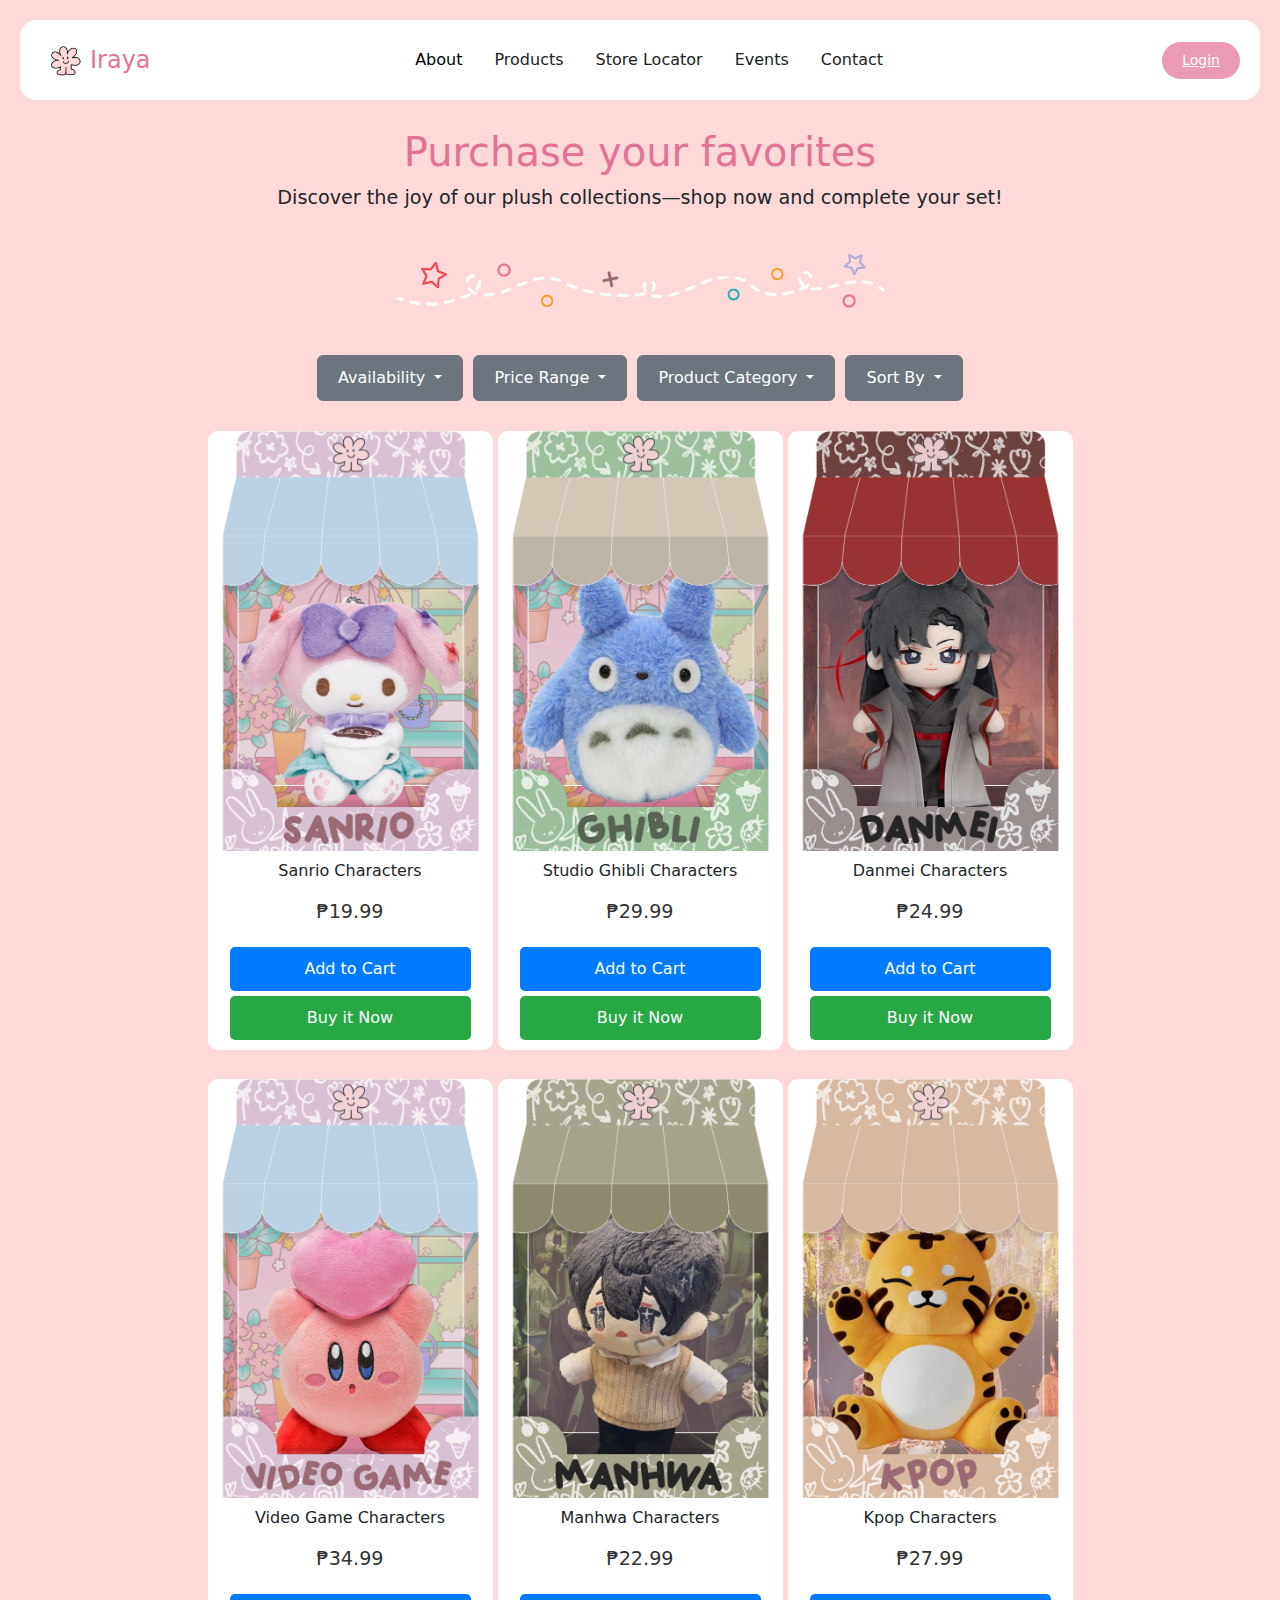
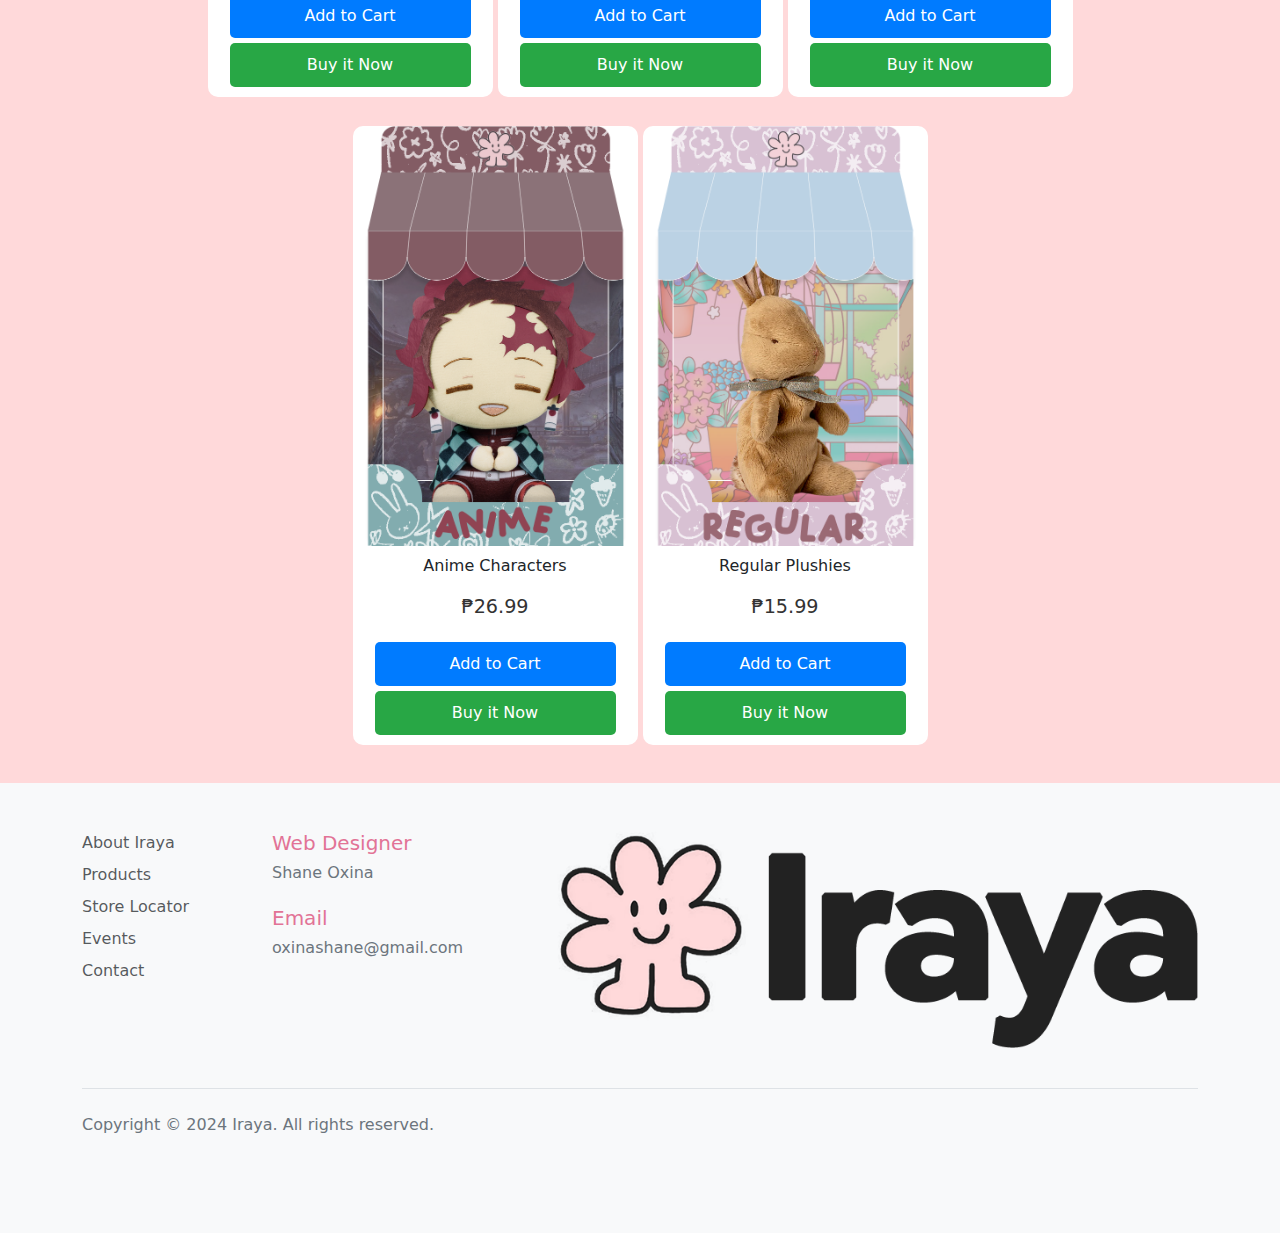
<file: products.html>
<!DOCTYPE html>
<html lang="en">
<head>
    <meta charset="utf-8">
    <meta name="viewport" content="width=device, initial-scale=1.0">
    <title>Iraya</title>
    <link href="https://cdn.jsdelivr.net/npm/bootstrap@5.3.3/dist/css/bootstrap.min.css" rel="stylesheet" integrity="sha384-QWTKZyjpPEjISv5WaRU9OFeRpok6YctnYmDr5pNlyT2bRjXh0JMhjY6hW+ALEwIH" crossorigin="anonymous">
    <link rel="stylesheet" href="style.css">
    <link rel="icon" type="image/x-icon" href="Iraya_Favicon.png">
</head>

<body>
<script src="https://cdn.jsdelivr.net/npm/bootstrap@5.3.3/dist/js/bootstrap.bundle.min.js" integrity="sha384-YvpcrYf0tY3lHB60NNkmXc5s9fDVZLESaAA55NDzOxhy9GkcIdslK1eN7N6jIeHz" crossorigin="anonymous"></script>
<script src="script.js"></script>

<nav class="navbar navbar-expand-lg fixed-top">
    <div class="container-fluid">
        <a class="navbar-brand me-auto d-flex align-items-center" href="index.html">
            <img src="Iraya_Logo.png" alt="Logo" class="navbar-img"> Iraya
        </a>
        <div class="offcanvas offcanvas-end" tabindex="-1" id="offcanvasNavbar" aria-labelledby="offcanvasNavbarLabel">
            <div class="offcanvas-header">
                <h5 class="offcanvas-title d-flex align-items-center" id="offcanvasNavbarLabel">
                    <img src="Iraya_Logo.png" alt="Iraya Logo" style="height: 30px; width: auto; margin-right: 0.5rem;">Iraya
                </h5>
                <button type="button" class="btn-close" data-bs-dismiss="offcanvas" aria-label="Close"></button>
            </div>
            <div class="offcanvas-body">
                <ul class="navbar-nav justify-content-center flex-grow-1 pe-3">
                    <li class="nav-item">
                        <a class="nav-link active mx-lg-2" aria-current="page" href="index.html#about">About</a>
                    </li>
                    <li class="nav-item">
                        <a class="nav-link mx-lg-2" href="products.html">Products</a>
                    </li>
                    <li class="nav-item">
                        <a class="nav-link mx-lg-2" href="store-locator.html">Store Locator</a>
                    </li>
                    <li class="nav-item">
                        <a class="nav-link mx-lg-2" href="#">Events</a>
                    </li>
                    <li class="nav-item">
                        <a class="nav-link mx-lg-2" href="#">Contact</a>
                    </li>
                </ul>
            </div>
        </div>
        <a href="#" class="login-button ms-2">Login</a>
        <button class="navbar-toggler pe-0" type="button" data-bs-toggle="offcanvas" data-bs-target="#offcanvasNavbar" aria-controls="offcanvasNavbar" aria-label="Toggle navigation">
            <span class="navbar-toggler-icon"></span>
        </button>
    </div>
</nav>

<section class="products-sect">
    <div class="container">
      <h1 class="section-title">Purchase your favorites</h1>
      <h6 class="section-subtitle">Discover the joy of our plush collections—shop now and complete your set!</h6>
      <img src="dividers-ac.png" alt="divider" class="divider">
  
      <!-- Filters and Sorting Options -->
      <div class="filters">
        <!-- Availability Filter -->
        <div class="dropdown">
            <button class="btn btn-secondary dropdown-toggle" type="button" id="availabilityDropdownButton"
                data-bs-toggle="dropdown" aria-expanded="false">
                Availability
            </button>
            <ul class="dropdown-menu" aria-labelledby="availabilityDropdownButton">
                <li><a class="dropdown-item" href="#" data-filter="all">All</a></li>
                <li><a class="dropdown-item" href="#" data-filter="in-stock">In Stock</a></li>
                <li><a class="dropdown-item" href="#" data-filter="out-of-stock">Out of Stock</a></li>
            </ul>
        </div>

        <!-- Price Range Filters -->
<div class="dropdown">
    <button class="btn btn-secondary dropdown-toggle" type="button" id="priceRangeDropdownButton"
        data-bs-toggle="dropdown" aria-expanded="false">
        Price Range
    </button>
    <ul class="dropdown-menu dropdown-menu-end" aria-labelledby="priceRangeDropdownButton">
        <li class="px-3 pt-2 pb-1">
            <label for="min-price" class="form-label mb-0">Min Price:</label>
            <input type="number" id="min-price" class="form-control" placeholder="Min" min="0">
        </li>
        <li class="px-3 pb-2">
            <label for="max-price" class="form-label mb-0">Max Price:</label>
            <input type="number" id="max-price" class="form-control" placeholder="Max" min="0">
        </li>
        <li class="px-3 pb-2">
            <button id="apply-price-filter" class="btn btn-primary">Apply</button>
        </li>
        <li class="px-3 pb-2">
            <span class="results-text">Showing all products</span>
            <button class="clear-price-filter btn btn-link">Clear</button>
        </li>
    </ul>
</div>

        <!-- Product Category Filter -->
        <div class="dropdown">
            <button class="btn btn-secondary dropdown-toggle" type="button" id="categoryDropdownButton"
                data-bs-toggle="dropdown" aria-expanded="false">
                Product Category
            </button>
            <ul class="dropdown-menu" aria-labelledby="categoryDropdownButton">
                <li><a class="dropdown-item" href="#" data-filter="all">All</a></li>
                <li><a class="dropdown-item" href="#" data-filter="anime">Anime</a></li>
                <li><a class="dropdown-item" href="#" data-filter="danmei">Danmei</a></li>
                <li><a class="dropdown-item" href="#" data-filter="ghibli">Ghibli</a></li>
                <li><a class="dropdown-item" href="#" data-filter="Kpop">Kpop</a></li>
                <li><a class="dropdown-item" href="#" data-filter="manhwa">Manhwa</a></li>
                <li><a class="dropdown-item" href="#" data-filter="regular">Regular</a></li>
                <li><a class="dropdown-item" href="#" data-filter="sanrio">Sanrio</a></li>
                <li><a class="dropdown-item" href="#" data-filter="videogame">Video Game</a></li>
            </ul>
        </div>

        <!-- Sort By Filter -->
        <div class="dropdown">
            <button class="btn btn-secondary dropdown-toggle" type="button" id="sortDropdownButton"
                data-bs-toggle="dropdown" aria-expanded="false">
                Sort By
            </button>
            <ul class="dropdown-menu" aria-labelledby="sortDropdownButton">
                <li><a class="dropdown-item" href="#" data-sort="best-selling">Best Selling</a></li>
                <li><a class="dropdown-item" href="#" data-sort="title-az">Title, A-Z</a></li>
                <li><a class="dropdown-item" href="#" data-sort="title-za">Title, Z-A</a></li>
                <li><a class="dropdown-item" href="#" data-sort="price-low-high">Price, Low to High</a></li>
                <li><a class="dropdown-item" href="#" data-sort="price-high-low">Price, High to Low</a></li>
            </ul>
        </div>
    </div>
  
    <!-- Product Items -->
      <div class="row row-cols-2 row-cols-sm-4 row-cols-md-4 row-cols-lg-4 row-cols-xl-4 g-4 product-grid">
        <div class="col">
          <div class="ps-product" data-availability="out-of-stock" data-price="19.99" data-product-category="sanrio" data-date="2024-01-01">
            <img src="product-sanrio.png" class="ps-img" alt="Sanrio Characters">
            <h5 class="ps-title text-center">Sanrio Characters</h5>
            <p class="ps-price">₱19.99</p>
            <div class="ps-buttons">
              <button class="add-to-cart">Add to Cart</button>
              <button class="buy-now">Buy it Now</button>
            </div>
          </div>
        </div>
        <div class="col">
          <div class="ps-product" data-availability="in-stock" data-price="29.99" data-product-category="ghibli" data-date="2024-01-01">
            <img src="product-ghibli.png" class="ps-img" alt="Studio Ghibli Characters">
            <h5 class="ps-title text-center">Studio Ghibli Characters</h5>
            <p class="ps-price">₱29.99</p>
            <div class="ps-buttons">
              <button class="add-to-cart">Add to Cart</button>
              <button class="buy-now">Buy it Now</button>
            </div>
          </div>
        </div>
        <div class="col">
          <div class="ps-product" data-availability="in-stock" data-price="24.99" data-product-category="danmei" data-date="2024-01-01">
            <img src="product-danmei.png" class="ps-img" alt="Danmei Characters">
            <h5 class="ps-title text-center">Danmei Characters</h5>
            <p class="ps-price">₱24.99</p>
            <div class="ps-buttons">
              <button class="add-to-cart">Add to Cart</button>
              <button class="buy-now">Buy it Now</button>
            </div>
          </div>
        </div>
        <div class="col">
          <div class="ps-product" data-availability="in-stock" data-price="34.99" data-product-category="videogame" data-date="2024-01-01">
            <img src="product-video-game.png" class="ps-img" alt="Video Game Characters">
            <h5 class="ps-title text-center">Video Game Characters</h5>
            <p class="ps-price">₱34.99</p>
            <div class="ps-buttons">
              <button class="add-to-cart">Add to Cart</button>
              <button class="buy-now">Buy it Now</button>
            </div>
          </div>
        </div>
        <div class="col">
          <div class="ps-product" data-availability="in-stock" data-price="22.99" data-product-category="manhwa" data-date="2024-01-01">
            <img src="product-manhwa.png" class="ps-img" alt="Manhwa Characters">
            <h5 class="ps-title text-center">Manhwa Characters</h5>
            <p class="ps-price">₱22.99</p>
            <div class="ps-buttons">
              <button class="add-to-cart">Add to Cart</button>
              <button class="buy-now">Buy it Now</button>
            </div>
          </div>
        </div>
        <div class="col">
          <div class="ps-product" data-availability="in-stock" data-price="27.99" data-product-category="Kpop" data-date="2024-01-01">
            <img src="product-kpop.png" class="ps-img" alt="Kpop Characters">
            <h5 class="ps-title text-center">Kpop Characters</h5>
            <p class="ps-price">₱27.99</p>
            <div class="ps-buttons">
              <button class="add-to-cart">Add to Cart</button>
              <button class="buy-now">Buy it Now</button>
            </div>
          </div>
        </div>
        <div class="col">
          <div class="ps-product" data-availability="in-stock" data-price="26.99" data-product-category="anime" data-date="2024-01-01">
            <img src="product-anime.png" class="ps-img" alt="Anime Characters">
            <h5 class="ps-title text-center">Anime Characters</h5>
            <p class="ps-price">₱26.99</p>
            <div class="ps-buttons">
              <button class="add-to-cart">Add to Cart</button>
              <button class="buy-now">Buy it Now</button>
            </div>
          </div>
        </div>
        <div class="col">
          <div class="ps-product" data-availability="in-stock" data-price="15.99" data-product-category="regular" data-date="2024-01-01">
            <img src="product-regular.png" class="ps-img" alt="Regular Plushies">
            <h5 class="ps-title text-center">Regular Plushies</h5>
            <p class="ps-price">₱15.99</p>
            <div class="ps-buttons">
              <button class="add-to-cart">Add to Cart</button>
              <button class="buy-now">Buy it Now</button>
            </div>
          </div>
        </div>
      </div>
    </div>
  </section>

  <footer class="footer">
    <div class="container">
      <footer class="py-5">
        <div class="row">
          <div class="col-6 col-md-2 mb-3">
            <ul class="footer flex-column list-unstyled">
              <li class="footer-item mb-2"><a href="index.html#about" class="footer-link p-0 text-body-secondary">About Iraya</a></li>
              <li class="footer-item mb-2"><a href="products.html" class="footer-link p-0 text-body-secondary">Products</a></li>
              <li class="footer-item mb-2"><a href="store-locator.html" class="footer-link p-0 text-body-secondary">Store Locator</a></li>
              <li class="footer-item mb-2"><a href="#" class="footer-link p-0 text-body-secondary">Events</a></li>
              <li class="footer-item mb-2"><a href="#" class="footer-link p-0 text-body-secondary">Contact</a></li>
            </ul>
          </div>
  
          <div class="col-6 col-md-2 mb-3">
            <h5>Web Designer</h5>
            <h6>Shane Oxina</h6>
            <br>
            <h5>Email</h5>
            <h6><a href="mailto:oxinashane@gmail.com">oxinashane@gmail.com</a></h6>
          </div>
  
          <div class="col-md-7 offset-md-1 mb-3">
            <img src="Iraya_LogowName.png" alt="Iraya Logo">
          </div>
        </div>
  
        <div class="d-flex flex-column flex-sm-row justify-content-between py-4 my-4 border-top">
          <p>Copyright &copy; 2024 Iraya. All rights reserved.</p>
        </div>
      </footer>
    </div>
  </footer>
  
</body>
</html>
</file>
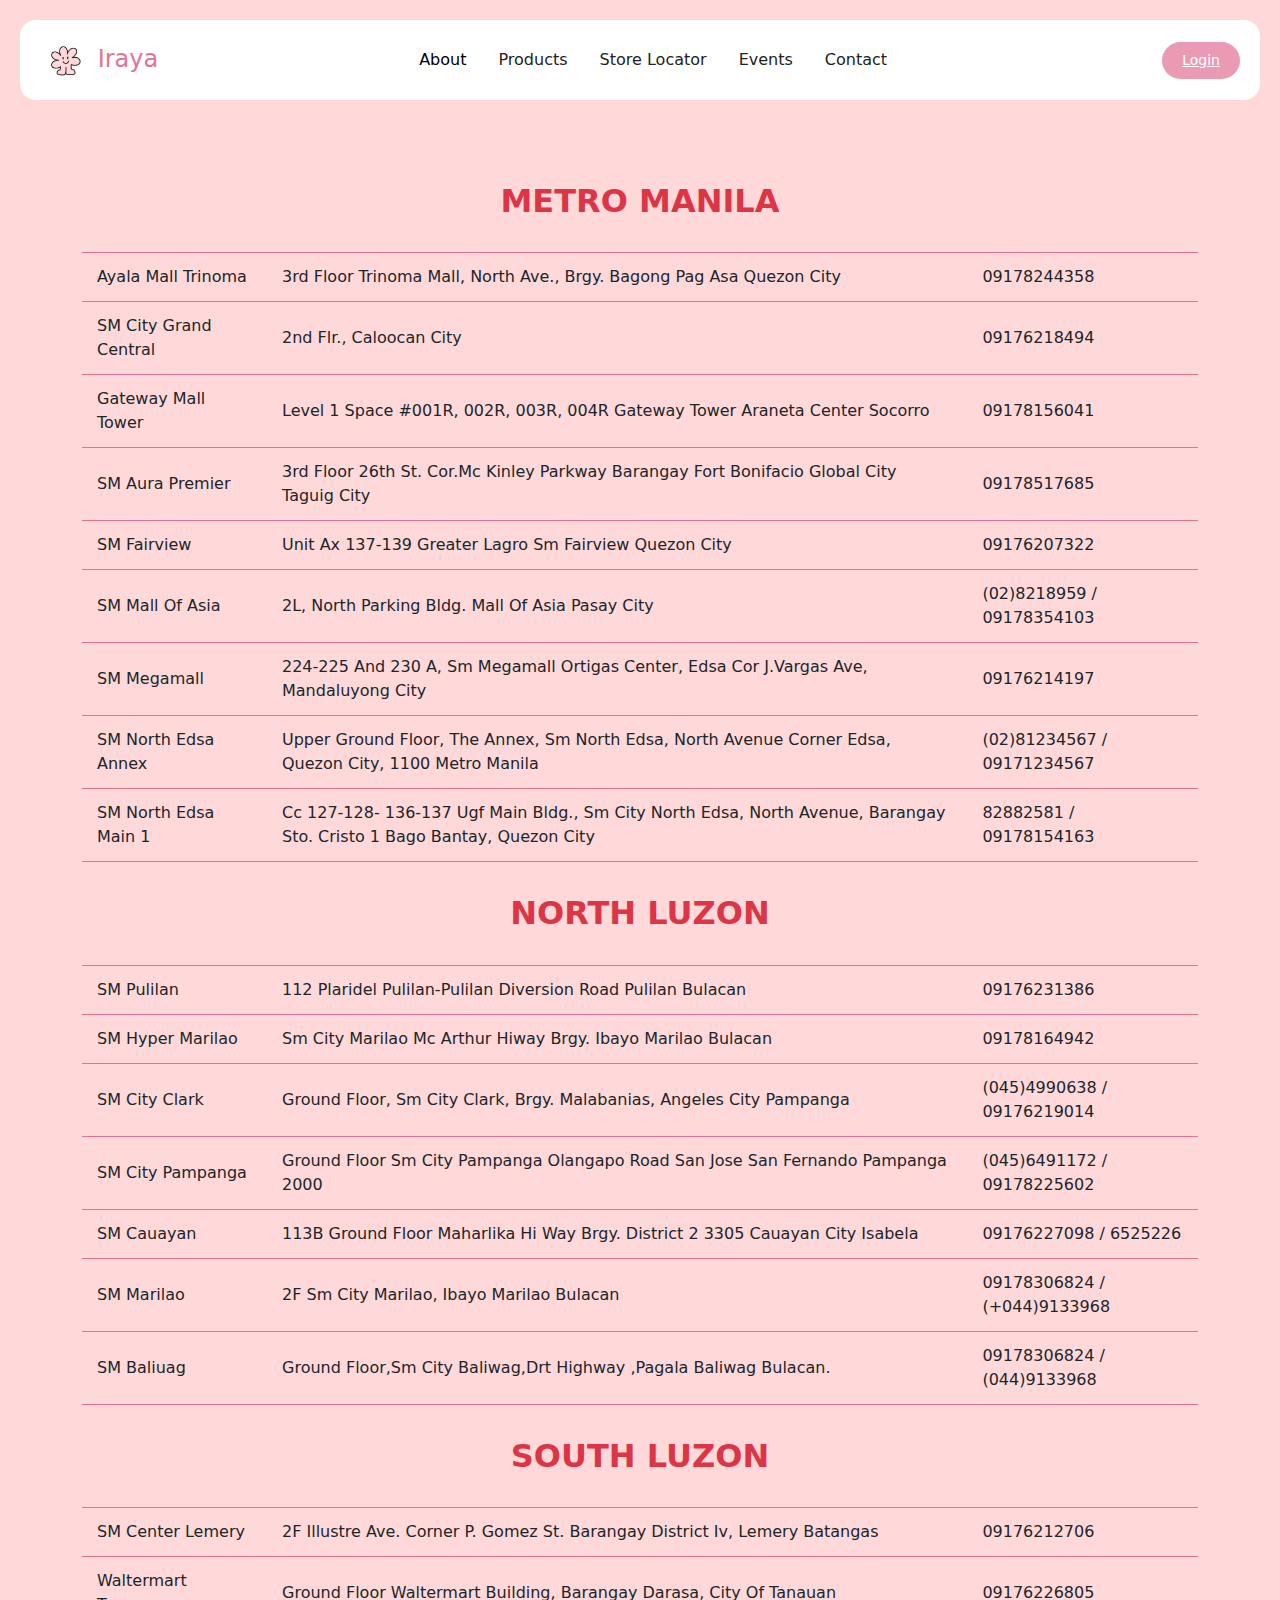
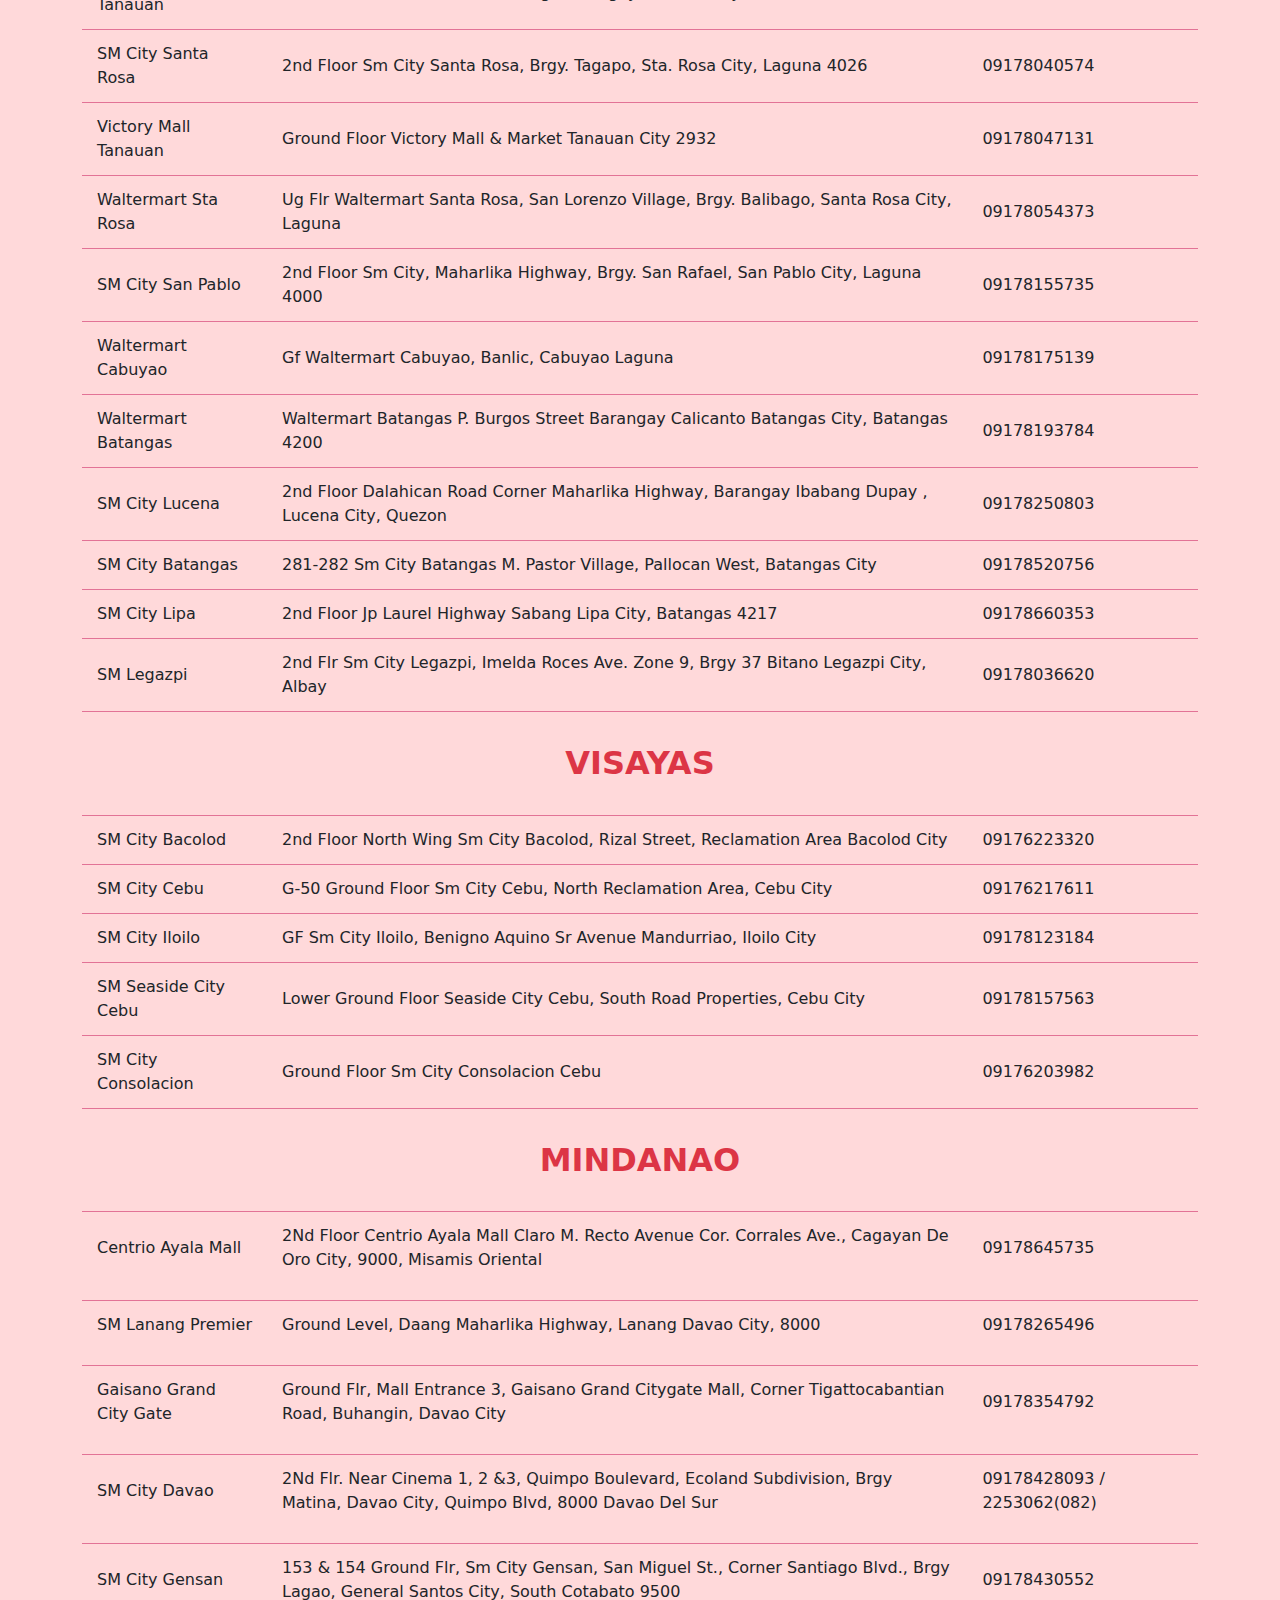
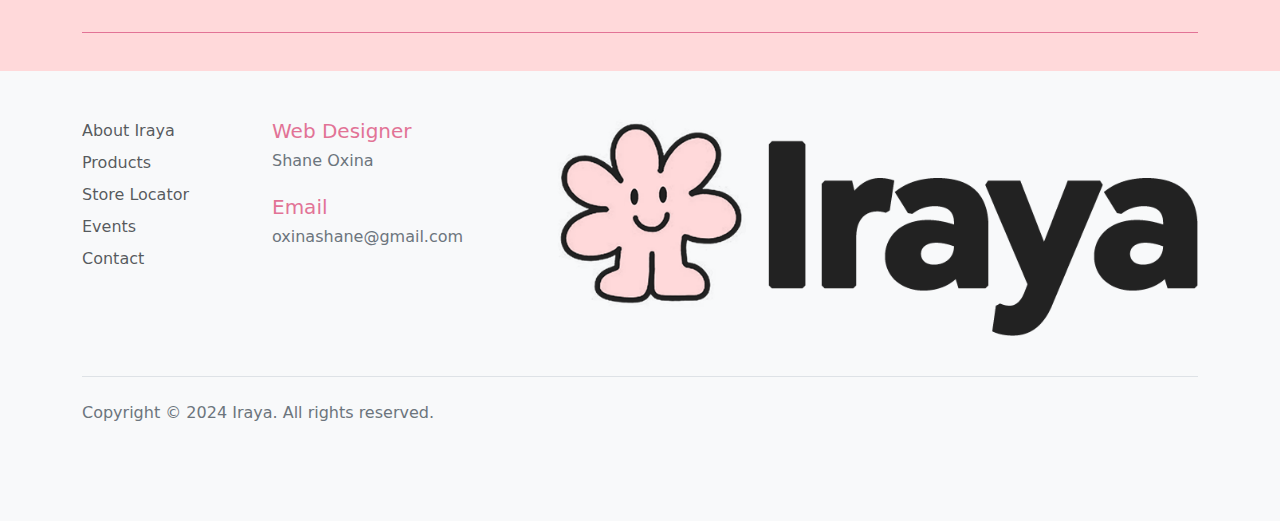
<file: store-locator.html>
<!DOCTYPE html>
<html lang="en">
<head>
    <meta charset="utf-8">
    <meta name="viewport" content="width=device, initial-scale=1.0">
    <title>Iraya</title>
    <link href="https://cdn.jsdelivr.net/npm/bootstrap@5.3.3/dist/css/bootstrap.min.css" rel="stylesheet" integrity="sha384-QWTKZyjpPEjISv5WaRU9OFeRpok6YctnYmDr5pNlyT2bRjXh0JMhjY6hW+ALEwIH" crossorigin="anonymous">
    <link rel="stylesheet" href="style.css">
    <link rel="icon" type="image/x-icon" href="Iraya_Favicon.png">
</head>

<body>
<script src="https://cdn.jsdelivr.net/npm/bootstrap@5.3.3/dist/js/bootstrap.bundle.min.js" integrity="sha384-YvpcrYf0tY3lHB60NNkmXc5s9fDVZLESaAA55NDzOxhy9GkcIdslK1eN7N6jIeHz" crossorigin="anonymous"></script>

<nav class="navbar navbar-expand-lg fixed-top">
    <div class="container-fluid">
        <a class="navbar-brand me-auto" href="index.html">
            <img src="Iraya_Logo.png" alt="Logo" class="navbar-img"> Iraya
        </a>
        <div class="offcanvas offcanvas-end" tabindex="-1" id="offcanvasNavbar" aria-labelledby="offcanvasNavbarLabel">
            <div class="offcanvas-header">
                <h5 class="offcanvas-title" id="offcanvasNavbarLabel">
                    <img src="Iraya_Logo.png" alt="Iraya Logo">Iraya
                </h5>
                <button type="button" class="btn-close" data-bs-dismiss="offcanvas" aria-label="Close"></button>
            </div>
            <div class="offcanvas-body">
                <ul class="navbar-nav justify-content-center flex-grow-1 pe-3">
                    <li class="nav-item">
                        <a class="nav-link active mx-lg-2" aria-current="page" href="index.html#about">About</a>
                    </li>
                    <li class="nav-item">
                        <a class="nav-link mx-lg-2" href="products.html">Products</a>
                    </li>
                    <li class="nav-item">
                        <a class="nav-link mx-lg-2" href="store-locator.html">Store Locator</a>
                    </li>
                    <li class="nav-item">
                        <a class="nav-link mx-lg-2" href="#">Events</a>
                    </li>
                    <li class="nav-item">
                        <a class="nav-link mx-lg-2" href="#">Contact</a>
                    </li>
                </ul>
            </div>
        </div>
        <a href="#" class="login-button">Login</a>
        <button class="navbar-toggler pe-0" type="button" data-bs-toggle="offcanvas" data-bs-target="#offcanvasNavbar" aria-controls="offcanvasNavbar" aria-label="Toggle navigation">
            <span class="navbar-toggler-icon"></span>
        </button>
    </div>
</nav>

<section class="stores">
  <div class="container">
      <div class="table-responsive">
          <table class="store-table">
              <tbody>
                  <tr>
                      <td colspan="3">
                          <h1 class="text-center">METRO MANILA</h1>
                      </td>
                  </tr>
                  <tr>
                      <td>Ayala Mall Trinoma</td>
                      <td>3rd Floor Trinoma Mall, North Ave., Brgy. Bagong Pag Asa Quezon City</td>
                      <td>09178244358</td>
                  </tr>
                  <tr>
                      <td>SM City Grand Central</td>
                      <td>2nd Flr., Caloocan City</td>
                      <td>09176218494</td>
                  </tr>
                  <tr>
                      <td>Gateway Mall Tower</td>
                      <td>Level 1 Space #001R, 002R, 003R, 004R Gateway Tower Araneta Center Socorro</td>
                      <td>09178156041</td>
                  </tr>
                  <tr>
                      <td>SM Aura Premier</td>
                      <td>3rd Floor 26th St. Cor.Mc Kinley Parkway Barangay Fort Bonifacio Global City Taguig City</td>
                      <td>09178517685</td>
                  </tr>
                  <tr>
                      <td>SM Fairview</td>
                      <td>Unit Ax 137-139 Greater Lagro Sm Fairview Quezon City</td>
                      <td>09176207322</td>
                  </tr>
                  <tr>
                      <td>SM Mall Of Asia</td>
                      <td>2L, North Parking Bldg. Mall Of Asia Pasay City</td>
                      <td>(02)8218959 / 09178354103</td>
                  </tr>
                  <tr>
                      <td>SM Megamall</td>
                      <td>224-225 And 230 A, Sm Megamall Ortigas Center, Edsa Cor J.Vargas Ave, Mandaluyong City</td>
                      <td>09176214197</td>
                  </tr>
                  <tr>
                      <td>SM North Edsa Annex</td>
                      <td>Upper Ground Floor, The Annex, Sm North Edsa, North Avenue Corner Edsa, Quezon City, 1100 Metro Manila</td>
                      <td>(02)81234567 / 09171234567</td>
                  </tr>
                  <tr>
                      <td>SM North Edsa Main 1</td>
                      <td>Cc 127-128- 136-137 Ugf Main Bldg., Sm City North Edsa, North Avenue, Barangay Sto. Cristo 1 Bago Bantay, Quezon City</td>
                      <td>82882581 / 09178154163</td>
                  </tr>
                  <tr>
                      <td colspan="3">
                          <h1 class="text-center">NORTH LUZON</h1>
                      </td>
                  </tr>
                  <tr>
                      <td>SM Pulilan</td>
                      <td>112 Plaridel Pulilan-Pulilan Diversion Road Pulilan Bulacan</td>
                      <td>09176231386</td>
                  </tr>
                  <tr>
                      <td>SM Hyper Marilao</td>
                      <td>Sm City Marilao Mc Arthur Hiway Brgy. Ibayo Marilao Bulacan</td>
                      <td>09178164942</td>
                  </tr>
                  <tr>
                      <td>SM City Clark</td>
                      <td>Ground Floor, Sm City Clark, Brgy. Malabanias, Angeles City Pampanga</td>
                      <td>(045)4990638 / 09176219014</td>
                  </tr>
                  <tr>
                      <td>SM City Pampanga</td>
                      <td>Ground Floor Sm City Pampanga Olangapo Road San Jose San Fernando Pampanga 2000</td>
                      <td>(045)6491172 / 09178225602</td>
                  </tr>
                  <tr>
                      <td>SM Cauayan</td>
                      <td>113B Ground Floor Maharlika Hi Way Brgy. District 2 3305 Cauayan City Isabela</td>
                      <td>09176227098 / 6525226</td>
                  </tr>
                  <tr>
                      <td>SM Marilao</td>
                      <td>2F Sm City Marilao, Ibayo Marilao Bulacan</td>
                      <td>09178306824 / (+044)9133968</td>
                  </tr>
                  <tr>
                      <td>SM Baliuag</td>
                      <td>Ground Floor,Sm City Baliwag,Drt Highway ,Pagala Baliwag Bulacan.</td>
                      <td>09178306824 / (044)9133968</td>
                  </tr>
                  <tr>
                      <td colspan="3">
                          <h1 class="text-center">SOUTH LUZON</h1>
                      </td>
                  </tr>
                  <tr>
                      <td>SM Center Lemery</td>
                      <td>2F Illustre Ave. Corner P. Gomez St. Barangay District Iv, Lemery Batangas</td>
                      <td>09176212706</td>
                  </tr>
                  <tr>
                      <td>Waltermart Tanauan</td>
                      <td>Ground Floor Waltermart Building, Barangay Darasa, City Of Tanauan</td>
                      <td>09176226805</td>
                  </tr>
                  <tr>
                      <td>SM City Santa Rosa</td>
                      <td>2nd Floor Sm City Santa Rosa, Brgy. Tagapo, Sta. Rosa City, Laguna 4026</td>
                      <td>09178040574</td>
                  </tr>
                  <tr>
                      <td>Victory Mall Tanauan</td>
                      <td>Ground Floor Victory Mall & Market Tanauan City 2932</td>
                      <td>09178047131</td>
                  </tr>
                  <tr>
                      <td>Waltermart Sta Rosa</td>
                      <td>Ug Flr Waltermart Santa Rosa, San Lorenzo Village, Brgy. Balibago, Santa Rosa City, Laguna</td>
                      <td>09178054373</td>
                  </tr>
                  <tr>
                      <td>SM City San Pablo</td>
                      <td>2nd Floor Sm City, Maharlika Highway, Brgy. San Rafael, San Pablo City, Laguna 4000</td>
                      <td>09178155735</td>
                  </tr>
                  <tr>
                      <td>Waltermart Cabuyao</td>
                      <td>Gf Waltermart Cabuyao, Banlic, Cabuyao Laguna</td>
                      <td>09178175139</td>
                  </tr>
                  <tr>
                      <td>Waltermart Batangas</td>
                      <td>Waltermart Batangas P. Burgos Street Barangay Calicanto Batangas City, Batangas 4200</td>
                      <td>09178193784</td>
                  </tr>
                  <tr>
                      <td>SM City Lucena</td>
                      <td>2nd Floor Dalahican Road Corner Maharlika Highway, Barangay Ibabang Dupay , Lucena City, Quezon</td>
                      <td>09178250803</td>
                  </tr>
                  <tr>
                      <td>SM City Batangas</td>
                      <td>281-282 Sm City Batangas M. Pastor Village, Pallocan West, Batangas City</td>
                      <td>09178520756</td>
                  </tr>
                  <tr>
                      <td>SM City Lipa</td>
                      <td>2nd Floor Jp Laurel Highway Sabang Lipa City, Batangas 4217</td>
                      <td>09178660353</td>
                  </tr>
                  <tr>
                      <td>SM Legazpi</td>
                      <td>2nd Flr Sm City Legazpi, Imelda Roces Ave. Zone 9, Brgy 37 Bitano Legazpi City, Albay</td>
                      <td>09178036620</td>
                  </tr>
                  <tr>
                      <td colspan="3" class="text-center">
                          <h1 class="text-center">VISAYAS</h1>
                      </td>
                  </tr>
                  <tr>
                      <td>SM City Bacolod</td>
                      <td>2nd Floor North Wing Sm City Bacolod, Rizal Street, Reclamation Area Bacolod City</td>
                      <td>09176223320</td>
                  </tr>
                  <tr>
                      <td>SM City Cebu</td>
                      <td>G-50 Ground Floor Sm City Cebu, North Reclamation Area, Cebu City</td>
                      <td>09176217611</td>
                  </tr>
                  <tr>
                      <td>SM City Iloilo</td>
                      <td>GF Sm City Iloilo, Benigno Aquino Sr Avenue Mandurriao, Iloilo City</td>
                      <td>09178123184</td>
                  </tr>
                  <tr>
                      <td>SM Seaside City Cebu</td>
                      <td>Lower Ground Floor Seaside City Cebu, South Road Properties, Cebu City</td>
                      <td>09178157563</td>
                  </tr>
                  <tr>
                      <td>SM City Consolacion</td>
                      <td>Ground Floor Sm City Consolacion Cebu</td>
                      <td>09176203982</td>
                  </tr>
                  <tr>
                      <td colspan="3" class="text-center">
                          <h1 class="text-center">MINDANAO</h1>
                      </td>
                  </tr>
        <tr>
        <td>
        <p>Centrio Ayala Mall</p>
        </td>
        <td>
        <p>2Nd Floor Centrio Ayala Mall Claro M. Recto Avenue Cor. Corrales Ave., Cagayan De Oro City, 9000, Misamis Oriental</p>
        </td>
        <td>
        <p>09178645735</p>
        </td>
        </tr>
        <tr>
        <td>
        <p>SM Lanang Premier</p>
        </td>
        <td>
        <p>Ground Level, Daang Maharlika Highway, Lanang Davao City, 8000</p>
        </td>
        <td>
        <p>09178265496</p>
        </td>
        </tr>
        <tr>
        <td>
        <p>Gaisano Grand City Gate</p>
        </td>
        <td>
        <p>Ground Flr, Mall Entrance 3, Gaisano Grand Citygate Mall, Corner Tigattocabantian Road, Buhangin, Davao City</p>
        </td>
        <td>
        <p>09178354792</p>
        </td>
        </tr>
        <tr>
        <td>
        <p>SM City Davao</p>
        </td>
        <td>
        <p>2Nd Flr. Near Cinema 1, 2 &amp;3, Quimpo Boulevard, Ecoland Subdivision, Brgy Matina, Davao City, Quimpo Blvd, 8000 Davao Del Sur</p>
        </td>
        <td>
        <p>09178428093 / 2253062(082)</p>
        </td>
        </tr>
        <tr>
        <td>
        <p>SM City Gensan</p>
        </td>
        <td>
        <p>153 &amp; 154 Ground Flr, Sm City Gensan, San Miguel St., Corner Santiago Blvd., Brgy Lagao, General Santos City, South Cotabato 9500</p>
        </td>
        <td>
        <p>09178430552</p>
        </td>
        </tr>
      </tbody>
    </table>
</div>
</div>
</section>


<footer class="footer">
  <div class="container">
    <footer class="py-5">
      <div class="row">
        <div class="col-6 col-md-2 mb-3">
          <ul class="footer flex-column list-unstyled">
            <li class="footer-item mb-2"><a href="index.html#about" class="footer-link p-0 text-body-secondary">About Iraya</a></li>
            <li class="footer-item mb-2"><a href="products.html" class="footer-link p-0 text-body-secondary">Products</a></li>
            <li class="footer-item mb-2"><a href="store-locator.html" class="footer-link p-0 text-body-secondary">Store Locator</a></li>
            <li class="footer-item mb-2"><a href="#" class="footer-link p-0 text-body-secondary">Events</a></li>
            <li class="footer-item mb-2"><a href="#" class="footer-link p-0 text-body-secondary">Contact</a></li>
          </ul>
        </div>

        <div class="col-6 col-md-2 mb-3">
          <h5>Web Designer</h5>
          <h6>Shane Oxina</h6>
          <br>
          <h5>Email</h5>
          <h6><a href="mailto:oxinashane@gmail.com">oxinashane@gmail.com</a></h6>
        </div>

        <div class="col-md-7 offset-md-1 mb-3">
          <img src="Iraya_LogowName.png" alt="Iraya Logo">
        </div>
      </div>

      <div class="d-flex flex-column flex-sm-row justify-content-between py-4 my-4 border-top">
        <p>Copyright &copy; 2024 Iraya. All rights reserved.</p>
      </div>
    </footer>
  </div>
</footer>
    
  </body>
</html>
</file>
<file: style.css>
.navbar {
  background-color: #fff;
  height: 80px;
  margin: 20px;
  border-radius: 16px;
  padding: 0.5rem;
}

.navbar-img {
  height: auto;
  width: auto;
  max-height: 50px;
  min-height: 40px;
}

.navbar-brand {
  font-weight: 500;
  color: #e27396;
  font-size: 24px;
  transition: 0.3s color;
  width: 10%;
}

.login-button {
  background-color: #ea9ab2;
  color: #fff;
  font-size: 14px;
  padding: 8px 20px;
  border-radius: 50px;
  transition: 0.3s background-color;
}

.login-button.login-button:hover {
  background-color: #e27396;
}

.navbar-toggler {
  border: none;
  font-size: 1.5rem;
}

.navbar-toggler:focus, .btn-close:focus {
  box-shadow: none;
  outline: none;
}

.nav-link {
  color: #222222;
  font-weight: 500;
  position: relative;
}

.nav-link:hover, .nav-link.active:hover {
  color: #ea9ab2;
}

@media (min-width: 991px) {
  .nav-link:hover::before, .nav-link.active:hover::before {
      width: 100%;
      visibility: visible;
  }
}

/* Custom styles for smaller screens */
@media (max-width: 767.98px) {
  .navbar {
    padding: 0.5rem 0.5rem;
    height: auto;
  }
  .navbar-brand {
    padding: 0;
    margin-right: 0.5rem;
    font-size: 18px;
  }
  .navbar-brand img {
    height: 24px;
    width: auto;
  }
  .navbar-toggler {
    font-size: 0.9rem;
    padding: 0.3rem 0.5rem;
  }
  .navbar-nav .nav-link {
    padding: 0.3rem 0;
  }
  .offcanvas-header {
    padding: 0.5rem 1rem;
  }
  .offcanvas-title img {
    height: 50px;
    width: auto;
    margin-right: 0.5rem;
  }
  .offcanvas-body .nav-link {
    padding: 0.25rem 0;
  }
  .login-button {
    padding: 0.25rem 0.5rem;
  }
}

.offcanvas-title img {
  height: auto;
  width: auto;
  max-height: 50px;
  min-height: 40px;
}

.offcanvas-title {
  color: #e27396;
}

.hero-section {
  background: url(img-hero-s.png) no-repeat center;
  background-size: cover;
  width: 100%;
  height: 100vh;
  position: relative;
  padding: 0 15px;
}

.hero-section::before {
  background-color: rgba(0, 0, 0, 0.6);
  content: "";
  position: absolute;
  top: 0;
  right: 0;
  bottom: 0;
  left: 0;
}

.hero-section .container {
  height: 100vh;
  z-index: 1;
  position: relative;
}

.hero-section img {
  position: absolute;
  left: 0;
  width: 70%;
  margin-bottom: 40px;
}

.hero-section h5 {
  position: absolute;
  bottom: 10%;
  text-align: justify;
  font-size: 1.1rem;
}

.hero-section h6 {
  position: absolute;
  bottom: 5%;
  text-align: left;
  left: 0;
}

.hero-section h6 a {
  text-decoration: none;
  color: #fff;
}

@media (max-width: 767px) {
  .hero-section {
    padding: 15px;
    height: 70vh;
  }

  .hero-section .container {
    height: 70vh;
    z-index: 1;
    position: relative;
  }

  .hero-section h5 {
    font-size: 0.9rem; /* Smaller font size for small screens */
  }

  .hero-section h6 {
    font-size: 0.8rem; /* Smaller font size for small screens */
  }
}

@media (min-width: 1000px) {
  .hero-section {
    padding: 15px;
    height: 100vh;
  }

  .hero-section .container {
    height: 100vh;
    z-index: 1;
    position: relative;
  }

}

.products {
  background-color: #ffd9da;
  background-size: cover;
  width: 100%;
  padding: 3%;
}

.products .container {
  z-index: 0;
  position: relative;
}

.products h1{
  text-align: center;
  color: #e27396;
}

.products h6{
  text-align: center;
  padding: 10px;
}

.product {
  display: flex;
  flex-direction: column;
  -webkit-flex-wrap: wrap;
  flex-wrap: wrap;
  align-items: center;
  justify-content: space-evenly;
  position: relative;
  transition: transform 0.3s;
}

.product:hover {
  transform: translateY(-10px);
}

.product-img {
  border-radius: 16px;
  width: 100%;
  height: auto;
  margin-bottom: 10px;
  transition: transform 0.3s;
}

.product-title {
  font-size: 1rem;
  color: #e27396;
  text-align: center;
}

.stores {
  background-color: #ffd9da;
  background-size: cover;
  width: 100%;
  padding: 3%;
}

.stores .container {
  z-index: 0;
  position: relative;
}

.stores h1 {
  font-size: 32px;
  color: #333;
  margin-top: 20px;
  margin-bottom: 20px;
  text-align: center;
  color: #dc3545 !important;
  font-weight: 700;
}

.store-table {
  margin-top: 10%;
  width: 100%;
  border-collapse: collapse;
  background-color: transparent;
}

.store-table th, .store-table td {
  padding: 12px 15px;
  text-align: left;
  border-block-start: none;
  border-block-end: 1px solid #e27396;
  font-weight: 500;
}

.table-responsive {
  overflow-x: auto;
}

@media (max-width: 767.98px) {
  .stores h1 {
    font-size: 24px;
  }

  .store-table th, .store-table td {
    padding: 10px;
    font-size: 14px;
  }
}

.divider {
  display: block;
  margin: 40px auto;
  width: 80%;
  max-width: 500px;
  height: auto;
}

@media (min-width: 768px) {
  .divider {
    width: 60%;
  }
}

@media (min-width: 992px) {
  .divider {
    width: 50%;
  }
}

@media (min-width: 1200px) {
  .divider {
    width: 45%;
  }
}

@media (max-width: 767px) {
  .product-title {
      font-size: 0.9rem;
  }
}

.footer {
  background-color: #f8f9fa;
  padding: 0;
  overflow-y: auto;
}

.footer img {
  max-width: 100%;
  height: auto;
}

.footer h5 {
  color: #e27396;
  margin-bottom: 0.5rem;
}

.footer h6,
.footer p {
  color: #6c757d;
  margin: 0;
}

.footer a {
  text-decoration: none;
  color: #6c757d;
}

.footer a:hover,
.footer a:active {
  color: #e27396;
}

.footer .footer-link {
  font-weight: 500;
}

.footer .footer-link:hover,
.footer .footer-link:active {
  color: #e27396 !important;
}

@media (max-width: 767.98px) {
  .footer h5,
  .footer h6,
  .footer p,
  .footer a {
    font-size: 0.875rem; /* Adjust font size for small screens */
  }
}

.products-sect {
  background-color: #ffd9da;
  width: 100%;
  padding: 3%;
  padding-top: 10%;
}


.products-sect .container {
  z-index: 0;
  position: relative;
}

.section-title {
  font-size: 2.5rem;
  text-align: center;
  margin-bottom: 10px;
  color: #e27396;
}

.section-subtitle {
  font-size: 1.2rem;
  text-align: center;
  margin-bottom: 30px;
}

.filters {
  display: flex;
  flex-wrap: wrap;
  gap: 10px;
  margin-bottom: 30px;
  justify-content: center;
}

/* Ensure the dropdown opens downwards */
.dropdown-menu {
  top: auto;
  bottom: 100%;
}

/* Styles for dropdown items */
.dropdown-item {
  display: block;
  width: 100%;
  padding: 10px 15px;
  clear: both;
  font-weight: 400;
  color: #212529;
  text-align: inherit;
  white-space: nowrap;
  background-color: transparent;
  border: 0;
}

/* Hover effect */
.dropdown-item:hover {
  color: #e27396;
  background-color: #f8f9fa;
  font-weight: 500;
}

/* Active state */
.dropdown-item.active,
.dropdown-item:active {
  color: #fff;
  background-color: #007bff;
}

/* Button padding adjustment */
.dropdown-toggle {
  padding: 10px 20px;
}

.product-grid {
  display: flex;
  flex-wrap: wrap;
  gap: 5px;
  justify-content: center;
}

.ps-product {
  background-color: #fff;
  border-radius: 10px;
  overflow: hidden;
  text-align: center;
  transition: transform 0.3s;
}

.ps-product:hover {
  transform: scale(1.05);
}

.ps-img {
  width: 100%;
  height: auto;
  display: block;
}

.ps-title {
  font-size: 1rem;
  padding: 10px 0;
}

.ps-price {
  font-size: 1.2rem;
  color: #333;
  margin-bottom: 10px;
}

.ps-buttons {
  display: flex;
  flex-direction: column;
  gap: 5px;
  padding: 10px;
}

.add-to-cart,
.buy-now {
  padding: 10px 20px;
  border: none;
  border-radius: 5px;
  cursor: pointer;
  transition: background-color 0.3s;
}

.add-to-cart {
  background-color: #007bff;
  color: #fff;
}

.add-to-cart:hover {
  background-color: #0056b3;
}

.buy-now {
  background-color: #28a745;
  color: #fff;
}

.buy-now:hover {
  background-color: #218838;
}

@media (max-width: 767.98px) {
  .products-sect{
    padding-top: 15%;
  }

  .section-title{
    font-size: 1.5rem;
  }

  .section-subtitle{
    font-size: 1rem;
  }
}
</file>
